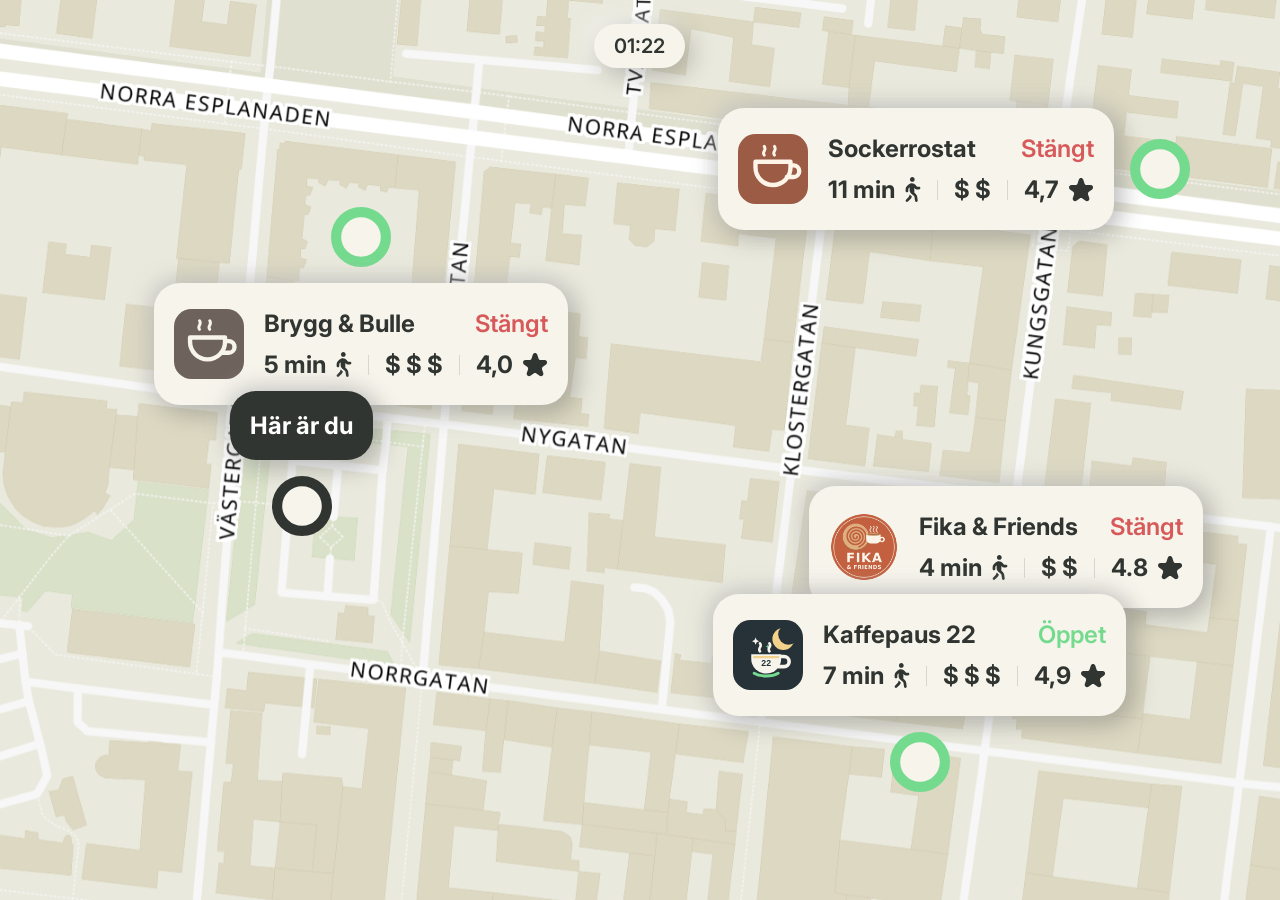
<file: index.html>
<!doctype html>
<html lang="en">
  <head>
    <script src="script/clock.js" defer></script>
    <script type="module" src="script/map-script.js"></script>
    <meta charset="UTF-8" />
    <meta name="viewport" content="width=device-width, initial-scale=1.0" />
    <link rel="stylesheet" href="main.css" />

    <link rel="preconnect" href="https://fonts.googleapis.com" />
    <link rel="preconnect" href="https://fonts.gstatic.com" crossorigin />
    <link
      href="https://fonts.googleapis.com/css2?family=Inter:ital,opsz,wght@0,14..32,100..900;1,14..32,100..900&display=swap"
      rel="stylesheet"
    />

    <title>Fikajakten</title>
  </head>
  <body class="flex-col gap-xxl height-screen" style="padding: 0; margin: 0">
    <div class="width-full space-top-xl grid-3 absolute">
      <div></div>
      <div class="flex-col" style="z-index: 100;">
        <div class="btn-chip btn-chip-sm">
          <p id="clock" class="text-strong"></p>
        </div>
      </div>
    </div>
    <div
      class="height-full width-full"
      style="
        background-image: url(src/map-temp.png);
        background-size: cover;
        position: relative;
      "
    >
      <span class="flex-col gap-l map-marker map-marker--first">
        <svg
          xmlns="http://www.w3.org/2000/svg"
          width="60"
          height="60"
          viewBox="0 0 47 47"
          fill="none"
        >
          <path
            d="M43 23.5C43 34.2696 34.2696 43 23.5 43C12.7304 43 4 34.2696 4 23.5C4 12.7304 12.7304 4 23.5 4C34.2696 4 43 12.7304 43 23.5Z"
            fill="#F6F4EB"
            stroke-width="8"
            stroke="#74DA8E"
          />
        </svg>
        <span data-store-id="espresso-house-kalmar" class="btn-map flex">
          <img class="map-btn-img" src="src/logos/brygg-bulle.svg" alt="" />

          <span>
            <span class="flex gap-xl space-between">
              <h5 class="map-btn-header small-header">Brygg & Bulle</h5>
              <p class="map-btn-text-open text-open text-strong">Öppet</p>
            </span>
            <span>
              <div class="flex gap-l text-nowrap text-strong">
                <span class="flex gap-m">
                  <h5 class="small-header map-btn-time">12 min</h5>
                  <svg
                    class="svg-gray"
                    xmlns="http://www.w3.org/2000/svg"
                    width="16"
                    height="25"
                    viewBox="0 0 13 22"
                    fill="none"
                  >
                    <path
                      d="M5.90741 4.27685C7.04828 4.27685 7.97501 3.31838 7.97501 2.13843C7.97501 0.958473 7.04828 0 5.90741 0C4.76654 0 3.83982 0.958473 3.83982 2.13843C3.83982 3.31838 4.76654 4.27685 5.90741 4.27685ZM2.71003 9.92458L3.54445 9.06158V11.7079C3.54445 12.7771 3.99489 13.7967 4.78131 14.4917L7.4175 16.8286C7.63533 17.0234 7.77932 17.2907 7.81994 17.5847L8.28515 20.9489C8.37745 21.6172 8.97558 22.0831 9.6217 21.9876C10.2678 21.8921 10.7183 21.2735 10.626 20.6053L10.1608 17.2411C10.0389 16.359 9.61062 15.557 8.95712 14.9766L7.68333 13.8463V9.44726L7.82363 9.62673C8.4956 10.4974 9.51463 11.0014 10.5927 11.0014H11.8185C12.472 11.0014 13 10.4554 13 9.77948C13 9.10358 12.472 8.55752 11.8185 8.55752H10.5927C10.2346 8.55752 9.89492 8.3895 9.6697 8.09929L9.00881 7.24392C8.15961 6.14415 6.87106 5.50263 5.50866 5.50263C4.3198 5.50263 3.17893 5.99141 2.34081 6.86205L1.03749 8.19475C0.372906 8.8821 0 9.81384 0 10.7876V12.2196C0 12.8955 0.527975 13.4415 1.18148 13.4415C1.83499 13.4415 2.36297 12.8955 2.36297 12.2196V10.7876C2.36297 10.463 2.4885 10.1537 2.71003 9.92458ZM3.16785 16.7752C3.11247 16.9738 3.00909 17.157 2.86879 17.3022L0.34706 19.9103C-0.114456 20.3876 -0.114456 21.1628 0.34706 21.6401C0.808577 22.1174 1.55808 22.1174 2.0196 21.6401L4.54132 19.032C4.96592 18.5928 5.27606 18.0468 5.4422 17.4473L5.52343 17.157L3.82505 15.6525C3.73275 15.5685 3.64044 15.4845 3.55183 15.3928L3.16785 16.7752Z"
                    />
                  </svg>
                </span>
                <div class="divider"></div>
                <span><h5 class="map-btn-cost small-header">$ $ $</h5></span>
                <div class="divider"></div>
                <span class="flex gap-m">
                  <h5 class="small-header map-btn-star">4,6</h5>
                  <svg
                    class="svg-gray"
                    xmlns="http://www.w3.org/2000/svg"
                    width="25"
                    height="24"
                    viewBox="0 0 21 20"
                    fill="none"
                  >
                    <path
                      d="M8.21214 1.38197C8.81085 -0.460655 11.4177 -0.460657 12.0164 1.38196L13.0329 4.51064C13.3007 5.33469 14.0686 5.89261 14.9351 5.89261H18.2247C20.1622 5.89261 20.9677 8.37184 19.4003 9.51064L16.7389 11.4443C16.0379 11.9536 15.7446 12.8563 16.0124 13.6803L17.0289 16.809C17.6276 18.6516 15.5187 20.1839 13.9512 19.0451L11.2898 17.1115C10.5889 16.6022 9.63966 16.6022 8.93869 17.1115L6.27728 19.0451C4.70985 20.1839 2.60089 18.6516 3.19959 16.809L4.21616 13.6803C4.48391 12.8563 4.19059 11.9536 3.48962 11.4443L0.828209 9.51064C-0.739219 8.37184 0.0663309 5.89261 2.00378 5.89261H5.29346C6.15991 5.89261 6.92783 5.33469 7.19558 4.51064L8.21214 1.38197Z"
                    />
                  </svg>
                </span>
              </div>
            </span>
          </span>
        </span>
      </span>
      <span class="flex-col gap-l map-marker map-marker--second">
        <span data-store-id="FikaAndFriends" class="btn-map flex">
          <img
            class="map-btn-img"
            src="src/logos/fika-and-friends.png"
            alt=""
          />

          <span>
            <span class="flex gap-xl space-between">
              <h5 class="map-btn-header small-header">Fika & Friends</h5>
              <p class="map-btn-text-open text-open text-strong">Öppet</p>
            </span>
            <span>
              <div class="flex gap-l text-nowrap text-strong">
                <span class="flex gap-m">
                  <h5 class="small-header map-btn-time">12 min</h5>
                  <svg
                    class="svg-gray"
                    xmlns="http://www.w3.org/2000/svg"
                    width="16"
                    height="25"
                    viewBox="0 0 13 22"
                    fill="none"
                  >
                    <path
                      d="M5.90741 4.27685C7.04828 4.27685 7.97501 3.31838 7.97501 2.13843C7.97501 0.958473 7.04828 0 5.90741 0C4.76654 0 3.83982 0.958473 3.83982 2.13843C3.83982 3.31838 4.76654 4.27685 5.90741 4.27685ZM2.71003 9.92458L3.54445 9.06158V11.7079C3.54445 12.7771 3.99489 13.7967 4.78131 14.4917L7.4175 16.8286C7.63533 17.0234 7.77932 17.2907 7.81994 17.5847L8.28515 20.9489C8.37745 21.6172 8.97558 22.0831 9.6217 21.9876C10.2678 21.8921 10.7183 21.2735 10.626 20.6053L10.1608 17.2411C10.0389 16.359 9.61062 15.557 8.95712 14.9766L7.68333 13.8463V9.44726L7.82363 9.62673C8.4956 10.4974 9.51463 11.0014 10.5927 11.0014H11.8185C12.472 11.0014 13 10.4554 13 9.77948C13 9.10358 12.472 8.55752 11.8185 8.55752H10.5927C10.2346 8.55752 9.89492 8.3895 9.6697 8.09929L9.00881 7.24392C8.15961 6.14415 6.87106 5.50263 5.50866 5.50263C4.3198 5.50263 3.17893 5.99141 2.34081 6.86205L1.03749 8.19475C0.372906 8.8821 0 9.81384 0 10.7876V12.2196C0 12.8955 0.527975 13.4415 1.18148 13.4415C1.83499 13.4415 2.36297 12.8955 2.36297 12.2196V10.7876C2.36297 10.463 2.4885 10.1537 2.71003 9.92458ZM3.16785 16.7752C3.11247 16.9738 3.00909 17.157 2.86879 17.3022L0.34706 19.9103C-0.114456 20.3876 -0.114456 21.1628 0.34706 21.6401C0.808577 22.1174 1.55808 22.1174 2.0196 21.6401L4.54132 19.032C4.96592 18.5928 5.27606 18.0468 5.4422 17.4473L5.52343 17.157L3.82505 15.6525C3.73275 15.5685 3.64044 15.4845 3.55183 15.3928L3.16785 16.7752Z"
                    />
                  </svg>
                </span>
                <div class="divider"></div>
                <span><h5 class="map-btn-cost small-header">$ $ $</h5></span>
                <div class="divider"></div>
                <span class="flex gap-m">
                  <h5 class="small-header map-btn-star">4,6</h5>
                  <svg
                    class="svg-gray"
                    xmlns="http://www.w3.org/2000/svg"
                    width="25"
                    height="24"
                    viewBox="0 0 21 20"
                    fill="none"
                  >
                    <path
                      d="M8.21214 1.38197C8.81085 -0.460655 11.4177 -0.460657 12.0164 1.38196L13.0329 4.51064C13.3007 5.33469 14.0686 5.89261 14.9351 5.89261H18.2247C20.1622 5.89261 20.9677 8.37184 19.4003 9.51064L16.7389 11.4443C16.0379 11.9536 15.7446 12.8563 16.0124 13.6803L17.0289 16.809C17.6276 18.6516 15.5187 20.1839 13.9512 19.0451L11.2898 17.1115C10.5889 16.6022 9.63966 16.6022 8.93869 17.1115L6.27728 19.0451C4.70985 20.1839 2.60089 18.6516 3.19959 16.809L4.21616 13.6803C4.48391 12.8563 4.19059 11.9536 3.48962 11.4443L0.828209 9.51064C-0.739219 8.37184 0.0663309 5.89261 2.00378 5.89261H5.29346C6.15991 5.89261 6.92783 5.33469 7.19558 4.51064L8.21214 1.38197Z"
                    />
                  </svg>
                </span>
              </div>
            </span>
          </span>
        </span>

        <svg
          xmlns="http://www.w3.org/2000/svg"
          width="60"
          height="60"
          viewBox="0 0 47 47"
          fill="none"
        >
          <path
            d="M43 23.5C43 34.2696 34.2696 43 23.5 43C12.7304 43 4 34.2696 4 23.5C4 12.7304 12.7304 4 23.5 4C34.2696 4 43 12.7304 43 23.5Z"
            fill="#F6F4EB"
            stroke-width="8"
            stroke="#74DA8E"
          />
        </svg>
      </span>
      <span class="flex gap-l map-marker map-marker--third">
        <span data-store-id="sockerrost-kalmar" class="btn-map flex">
          <img class="map-btn-img" src="src/logos/sockerrost.svg" alt="" />
          <span>
            <span class="flex gap-xl space-between">
              <h5 class="map-btn-header small-header">Sockerrostat</h5>
              <p class="map-btn-text-open text-open text-strong">Öppet</p>
            </span>
            <span class="flex gap-l text-nowrap text-strong">
              <span class="flex gap-m">
                <h5 class="small-header map-btn-time">6 min</h5>
                <svg
                  class="svg-gray"
                  xmlns="http://www.w3.org/2000/svg"
                  width="16"
                  height="25"
                  viewBox="0 0 13 22"
                  fill="none"
                >
                  <path
                    d="M5.90741 4.27685C7.04828 4.27685 7.97501 3.31838 7.97501 2.13843C7.97501 0.958473 7.04828 0 5.90741 0C4.76654 0 3.83982 0.958473 3.83982 2.13843C3.83982 3.31838 4.76654 4.27685 5.90741 4.27685ZM2.71003 9.92458L3.54445 9.06158V11.7079C3.54445 12.7771 3.99489 13.7967 4.78131 14.4917L7.4175 16.8286C7.63533 17.0234 7.77932 17.2907 7.81994 17.5847L8.28515 20.9489C8.37745 21.6172 8.97558 22.0831 9.6217 21.9876C10.2678 21.8921 10.7183 21.2735 10.626 20.6053L10.1608 17.2411C10.0389 16.359 9.61062 15.557 8.95712 14.9766L7.68333 13.8463V9.44726L7.82363 9.62673C8.4956 10.4974 9.51463 11.0014 10.5927 11.0014H11.8185C12.472 11.0014 13 10.4554 13 9.77948C13 9.10358 12.472 8.55752 11.8185 8.55752H10.5927C10.2346 8.55752 9.89492 8.3895 9.6697 8.09929L9.00881 7.24392C8.15961 6.14415 6.87106 5.50263 5.50866 5.50263C4.3198 5.50263 3.17893 5.99141 2.34081 6.86205L1.03749 8.19475C0.372906 8.8821 0 9.81384 0 10.7876V12.2196C0 12.8955 0.527975 13.4415 1.18148 13.4415C1.83499 13.4415 2.36297 12.8955 2.36297 12.2196V10.7876C2.36297 10.463 2.4885 10.1537 2.71003 9.92458ZM3.16785 16.7752C3.11247 16.9738 3.00909 17.157 2.86879 17.3022L0.34706 19.9103C-0.114456 20.3876 -0.114456 21.1628 0.34706 21.6401C0.808577 22.1174 1.55808 22.1174 2.0196 21.6401L4.54132 19.032C4.96592 18.5928 5.27606 18.0467 5.4422 17.4473L5.52343 17.157L3.82505 15.6525C3.73275 15.5685 3.64044 15.4845 3.55183 15.3928L3.16785 16.7752Z"
                  />
                </svg>
              </span>
              <div class="divider"></div>
              <span><h5 class="map-btn-cost small-header">$ $</h5></span>
              <div class="divider"></div>
              <span class="flex gap-m">
                <h5 class="small-header map-btn-star">4,7</h5>
                <svg
                  class="svg-gray"
                  xmlns="http://www.w3.org/2000/svg"
                  width="25"
                  height="24"
                  viewBox="0 0 21 20"
                  fill="none"
                >
                  <path
                    d="M8.21214 1.38197C8.81085 -0.460655 11.4177 -0.460657 12.0164 1.38196L13.0329 4.51064C13.3007 5.33469 14.0686 5.89261 14.9351 5.89261H18.2247C20.1622 5.89261 20.9677 8.37184 19.4003 9.51064L16.7389 11.4443C16.0379 11.9536 15.7446 12.8563 16.0124 13.6803L17.0289 16.809C17.6276 18.6516 15.5187 20.1839 13.9512 19.0451L11.2898 17.1115C10.5889 16.6022 9.63966 16.6022 8.93869 17.1115L6.27728 19.0451C4.70985 20.1839 2.60089 18.6516 3.19959 16.809L4.21616 13.6803C4.48391 12.8563 4.19059 11.9536 3.48962 11.4443L0.828209 9.51064C-0.739219 8.37184 0.0663309 5.89261 2.00378 5.89261H5.29346C6.15991 5.89261 6.92783 5.33469 7.19558 4.51064L8.21214 1.38197Z"
                  />
                </svg>
              </span>
            </span>
          </span>
        </span>
        <svg
          xmlns="http://www.w3.org/2000/svg"
          width="60"
          height="60"
          viewBox="0 0 47 47"
          fill="none"
        >
          <path
            d="M43 23.5C43 34.2696 34.2696 43 23.5 43C12.7304 43 4 34.2696 4 23.5C4 12.7304 12.7304 4 23.5 4C34.2696 4 43 12.7304 43 23.5Z"
            fill="#F6F4EB"
            stroke-width="8"
            stroke="#74DA8E"
          />
        </svg>
      </span>
      <span class="flex-col gap-l map-marker map-marker--fourth">
        <span data-store-id="kaffepaus-22" class="btn-map flex">
          <img class="map-btn-img" src="src/logos/kaffepaus-22.svg" alt="" />
          <span>
            <span class="flex gap-xl space-between">
              <h5 class="map-btn-header small-header">Kaffepaus 22</h5>
              <p class="map-btn-text-open text-open text-strong">Öppet</p>
            </span>
            <span class="flex gap-l text-nowrap text-strong">
              <span class="flex gap-m">
                <h5 class="small-header map-btn-time">8 min</h5>
                <svg
                  class="svg-gray"
                  xmlns="http://www.w3.org/2000/svg"
                  width="16"
                  height="25"
                  viewBox="0 0 13 22"
                  fill="none"
                >
                  <path
                    d="M5.90741 4.27685C7.04828 4.27685 7.97501 3.31838 7.97501 2.13843C7.97501 0.958473 7.04828 0 5.90741 0C4.76654 0 3.83982 0.958473 3.83982 2.13843C3.83982 3.31838 4.76654 4.27685 5.90741 4.27685ZM2.71003 9.92458L3.54445 9.06158V11.7079C3.54445 12.7771 3.99489 13.7967 4.78131 14.4917L7.4175 16.8286C7.63533 17.0234 7.77932 17.2907 7.81994 17.5847L8.28515 20.9489C8.37745 21.6172 8.97558 22.0831 9.6217 21.9876C10.2678 21.8921 10.7183 21.2735 10.626 20.6053L10.1608 17.2411C10.0389 16.359 9.61062 15.557 8.95712 14.9766L7.68333 13.8463V9.44726L7.82363 9.62673C8.4956 10.4974 9.51463 11.0014 10.5927 11.0014H11.8185C12.472 11.0014 13 10.4554 13 9.77948C13 9.10358 12.472 8.55752 11.8185 8.55752H10.5927C10.2346 8.55752 9.89492 8.3895 9.6697 8.09929L9.00881 7.24392C8.15961 6.14415 6.87106 5.50263 5.50866 5.50263C4.3198 5.50263 3.17893 5.99141 2.34081 6.86205L1.03749 8.19475C0.372906 8.8821 0 9.81384 0 10.7876V12.2196C0 12.8955 0.527975 13.4415 1.18148 13.4415C1.83499 13.4415 2.36297 12.8955 2.36297 12.2196V10.7876C2.36297 10.463 2.4885 10.1537 2.71003 9.92458ZM3.16785 16.7752C3.11247 16.9738 3.00909 17.157 2.86879 17.3022L0.34706 19.9103C-0.114456 20.3876 -0.114456 21.1628 0.34706 21.6401C0.808577 22.1174 1.55808 22.1174 2.0196 21.6401L4.54132 19.032C4.96592 18.5928 5.27606 18.0467 5.4422 17.4473L5.52343 17.157L3.82505 15.6525C3.73275 15.5685 3.64044 15.4845 3.55183 15.3928L3.16785 16.7752Z"
                  />
                </svg>
              </span>
              <div class="divider"></div>
              <span><h5 class="map-btn-cost small-header">$ $ $</h5></span>
              <div class="divider"></div>
              <span class="flex gap-m">
                <h5 class="small-header map-btn-star">4,9</h5>
                <svg
                  class="svg-gray"
                  xmlns="http://www.w3.org/2000/svg"
                  width="25"
                  height="24"
                  viewBox="0 0 21 20"
                  fill="none"
                >
                  <path
                    d="M8.21214 1.38197C8.81085 -0.460655 11.4177 -0.460657 12.0164 1.38196L13.0329 4.51064C13.3007 5.33469 14.0686 5.89261 14.9351 5.89261H18.2247C20.1622 5.89261 20.9677 8.37184 19.4003 9.51064L16.7389 11.4443C16.0379 11.9536 15.7446 12.8563 16.0124 13.6803L17.0289 16.809C17.6276 18.6516 15.5187 20.1839 13.9512 19.0451L11.2898 17.1115C10.5889 16.6022 9.63966 16.6022 8.93869 17.1115L6.27728 19.0451C4.70985 20.1839 2.60089 18.6516 3.19959 16.809L4.21616 13.6803C4.48391 12.8563 4.19059 11.9536 3.48962 11.4443L0.828209 9.51064C-0.739219 8.37184 0.0663309 5.89261 2.00378 5.89261H5.29346C6.15991 5.89261 6.92783 5.33469 7.19558 4.51064L8.21214 1.38197Z"
                  />
                </svg>
              </span>
            </span>
          </span>
        </span>
        <svg
          xmlns="http://www.w3.org/2000/svg"
          width="60"
          height="60"
          viewBox="0 0 47 47"
          fill="none"
        >
          <path
            d="M43 23.5C43 34.2696 34.2696 43 23.5 43C12.7304 43 4 34.2696 4 23.5C4 12.7304 12.7304 4 23.5 4C34.2696 4 43 12.7304 43 23.5Z"
            fill="#F6F4EB"
            stroke-width="8"
            stroke="#74DA8E"
          />
        </svg>
      </span>

      <span class="flex-col gap-l map-marker map-marker--current">
        <span class="map-position">
          <h5>Här är du</h5>
        </span>
        <svg
          xmlns="http://www.w3.org/2000/svg"
          width="60"
          height="60"
          viewBox="0 0 47 47"
          fill="none"
        >
          <path
            d="M43 23.5C43 34.2696 34.2696 43 23.5 43C12.7304 43 4 34.2696 4 23.5C4 12.7304 12.7304 4 23.5 4C34.2696 4 43 12.7304 43 23.5Z"
            fill="#F6F4EB"
            stroke-width="8"
            stroke="#313532"
          />
        </svg>
      </span>
    </div>
  </body>
</html>
</file>
<file: main.css>
:root {
  --bg-color: #f6f4eb;
  --primary-green: #74da8e;

  --shadow-dark: 6px 6px 25.9px -1px rgba(0, 0, 0, 0.28);
  --shadow-light: -4px -4px 23.5px 0 rgba(255, 255, 255, 0.76);
  --shadow-neumorphic: var(--shadow-dark), var(--shadow-light);
  font-family: "Inter", sans-serif;

  --map-shadow:
    -4px -4px 21.4px 0 hsl(0deg 0% 79.3269% / 0.76),
    6px 6px 25.9px 0 rgba(0, 0, 0, 0.28);

  --text-white: #fff;
  --text-white-mute: #f0f0f0;

  --header: #000000;
  --small-header: #313532;
  --txt-muted: #626a65;

  --divider: rgba(49, 53, 50, 0.15);
  --font-medium: 20px;
  --page-padding: 0px 50px;

  --gap-sm: 4px;
  --gap-m: 10px;
  --gap-l: 16px;
  --gap-xl: 24px;
  --gap-xxl: 90px;

  --text-strong: 600;

  --text-open: #74da8e;
  --text-closing: #b4cf3a;
  --text-closed: #d75959;
}

body {
  background-color: var(--bg-color);
  padding: var(--page-padding);
  height: 100vh;
}

a {
  text-decoration: none;
}

.top-bar {
  position: fixed;
}

/* --- card --- */
.card-item {
  background-color: var(--bg-color);
  box-shadow: var(--shadow-neumorphic);
  padding: 16px 20px;
  border-radius: 26px;
  width: 160px;
  height: 240px;
  display: grid;
  grid-template-rows: 2fr 1fr;
}

.card-item > div:last-child {
  min-width: 0;
}

.card-item .small-header {
  overflow: hidden;
  overflow-wrap: anywhere;
}

.card-info {
  background-color: var(--bg-color);
  box-shadow: var(--shadow-neumorphic);
  padding: 16px 20px;
  border-radius: 26px;
  width: 100%;
  height: 200px;
  grid-template-columns: minmax(0, 1fr) minmax(0, 3fr);
  grid-template-rows: minmax(0, 1fr);
  gap: 24px;
  border: 4px solid #74da8e;
  align-items: center;

  box-sizing: border-box;
  display: none;
}

.card-info-conatiner {
  position: fixed;
  bottom: 130px;
  z-index: 50;
  width: 100%;
  padding: 0 40px;
  box-sizing: border-box;
  justify-content: center;
}

.card-info-text {
  display: flex;
  align-items: center;
  justify-content: space-between;
  min-width: 0;
  align-self: center;
}

#item-info-description {
  max-width: 420px;
}

.card-info-img {
  display: grid;
  place-items: center;
  position: relative;
  width: 100%;
  min-width: 0;
  min-height: 0;
  height: 100%;
}

.card-info-img > img {
  position: absolute;
  inset: 0;
  width: 100%;
  height: 100%;
  object-fit: contain;
}

.card-info-img > img {
  z-index: 20;
}

.card-info-img > svg {
  position: absolute;
  inset: 0;
  width: 76%;
  height: auto;
  max-height: 100%;
  margin: auto;
  z-index: 1;
}

.card-item-active {
  background-color: var(--primary-green);
}
.card-item-active h5 {
  color: var(--text-white);
}
.card-item-active .txt-muted {
  color: var(--text-white-mute);
}

.card-img {
  display: grid;
  place-items: center;
}

.card-img > img {
  width: 100%;
  z-index: 20;
}

.card-img > img,
.card-img > svg {
  grid-area: 1 / 1;
  width: 90%;
}

.card-img > svg {
  height: auto;
  z-index: 1;
}

/* --- text --- */
p {
  font-family: Inter;
  font-size: 20px;
  font-style: normal;
  font-weight: 400;
  line-height: normal;
}

.text-open {
  color: var(--text-open);
  font-size: 24px;
}
.text-closing {
  color: var(--text-closing);
  font-size: 24px;
}
.text-closed {
  color: var(--text-closed);
  font-size: 24px;
}

.small-header {
  color: var(--small-header);
  font-weight: 700;
  font-size: 24px;
  margin: 6px 0px;
}

.txt-muted {
  color: var(--txt-muted);
  font-weight: 600;
  font-size: 20px;
  margin: 6px 0px;
}

.text-strong {
  font-weight: var(--text-strong);
}

h1 {
  color: var(--header);
  font-size: 40px;
  font-style: normal;
  font-weight: 700;
  line-height: normal;
  margin: var(--gap-sm) 0px;
}

h2 {
  color: var(--bread-text, #313532);
  font-size: 32px;
  font-style: normal;
  font-weight: 500;
  line-height: normal;
  margin: var(--gap-l) 0px;
}

/* --- buttons --- */
.btn-chip {
  display: flex;
  padding: 15px 30px;
  justify-content: center;
  align-items: center;
  gap: 10px;
  border-radius: 999px;
  background: var(--Base-color, #f6f4eb);
  box-shadow: var(--shadow-neumorphic);
  color: var(--small-header);
  font-size: var(--font-medium);
  font-style: normal;
  font-weight: 500;
  line-height: normal;
  font-family: inherit;
  border: 0;
  width: fit-content;
  cursor: pointer;
  text-wrap: nowrap;
}

.cafe-images-dialog {
  box-sizing: border-box;
  position: fixed;
  inset: 0;
  margin: auto;
  width: min(900px, calc(100vw - 48px));
  height: fit-content;
  max-height: calc(100vh - 48px);
  overflow: auto;
  border: 0;
}

.cafe-images-dialog:not([open]) {
  display: none;
}

.cafe-images-dialog[open] {
  display: block;
}

.cafe-images-dialog::backdrop {
  background: rgba(0, 0, 0, 0.55);
}

.qr-popup[hidden] {
  display: none;
}

.qr-popup {
  position: fixed;
  inset: 0;
  z-index: 100;
  display: grid;
  place-items: center;
  padding: 16px;
  box-sizing: border-box;
  background: rgba(246, 244, 235, 0.28);
  backdrop-filter: blur(10px);
}

.qr-popup-back {
  position: fixed;
  z-index: 101;
  top: 40px;
  left: 5vw;
}

.qr-popup-back[hidden] {
  display: none;
}

.qr-popup-back button {
  text-decoration: none;
}

.qr-popup-content {
  display: flex;
  flex-direction: column;
  align-items: center;
  text-align: center;
  outline: none;
}

.qrcode {
  display: grid;
  place-items: center;
  width: 450px;
  aspect-ratio: 1;
  margin-bottom: 12px;
  padding: 10px;
  box-sizing: border-box;
  border-radius: 13px;
  background: #fff;
  box-shadow: 0 8px 18px rgba(0, 0, 0, 0.18);
}

.qrcode img,
.qrcode canvas {
  display: block;
  width: 100%;
  height: 100%;
}

.btn-chip-l {
  display: flex;
  padding: 16px 70px;
  margin: 16px 0px;
  flex-direction: column;
  align-items: center;
  gap: 16px;
  background: 0;
  border: 0;
}
.btn-chip-l-active {
  display: flex;
  justify-content: center;
  align-items: center;
  border-radius: 999px;
  background: var(--primary-green);
  box-shadow: var(--shadow-neumorphic);
  color: var(--text-white);
  font-size: var(--font-medium);
  font-style: normal;
  font-weight: 500;
  line-height: normal;
  border: 0;
  width: fit-content;
}
.btn-chip-l-active svg {
  fill: var(--text-white);
}
.btn-chip-l p {
  font-size: 32px;
  margin: 0;
}

.btn-map {
  display: flex;
  padding: 20px;
  align-items: center;
  gap: 20px;
  width: fit-content;

  border-radius: 26px;
  background: var(--bg-color);

  box-shadow: var(--map-shadow);
}

.btn-map img {
  width: 70px;
  height: 70px;
  aspect-ratio: 1/1;
}

.btn-map p {
  margin: 0;
}
.btn-map h5 {
  padding: 0;
}

.map-position {
  display: flex;
  padding: 20px;
  align-items: center;
  gap: 20px;
  width: fit-content;

  border-radius: 26px;
  background: var(--small-header);

  box-shadow: var(--map-shadow);
}

.map-position h5 {
  font-size: 24px;
  color: var(--text-white);
  margin: 0;
}

.map-marker {
  position: absolute;
  z-index: 1;
}

.map-marker--first {
  top: 23%;
  left: 12%;
}

.map-marker--second {
  top: 54%;
  right: 6%;
}

.map-marker--third {
  top: 12%;
  right: 7%;
}

.map-marker--fourth {
  bottom: 12%;
  right: 12%;
}

.map-marker--current {
  bottom: 40.5%;
  left: 18%;
}

.btn-chip-sm {
  padding: 10px 20px;
}

.btn-chip-sm p {
  margin: 0;
}

.btn-chip-active {
  background-color: var(--primary-green);
  color: var(--text-white);
}
.btn-chip-active svg {
  fill: var(--text-white);
}

/* --- Layout --- */
.card-grid {
  display: grid;
  row-gap: 50px;
  column-gap: 40px;
  grid-template-columns: repeat(4, minmax(0, 1fr));
  height: 100%;
  margin-bottom: 450px;
}

#store-category-bar {
  padding: 20px 10px;
}

.scroll-overflow {
  overflow: scroll;
}

.grid-3 {
  display: grid;
  grid-template-columns: 1fr 1fr 1fr;
}

.width-full {
  width: 100%;
}
.width-fit {
  width: fit-content;
}

.gap-sm {
  gap: var(--gap-sm);
}
.gap-m {
  gap: var(--gap-m);
}
.gap-l {
  gap: var(--gap-l);
}
.gap-xl {
  gap: var(--gap-xl);
}
.gap-xxl {
  gap: var(--gap-xxl);
}

.space-top-xl {
  margin-top: var(--gap-xl);
}
.space-bottom-xl {
  margin-bottom: var(--gap-xl);
}

.height-full {
  height: 100%;
}
.height-screen {
  height: 100vh;
}

.absolute {
  position: absolute;
}

.padding-xl {
  padding: var(--gap-xl) calc(var(--gap-xl) * 4.6);
  box-sizing: border-box;
}

.absolute-bottom {
  position: fixed;
  bottom: 0;
  z-index: 50;
}

/* --- footer --- */
.footer-menu {
  box-shadow: 0 -4px 21px 0 rgba(0, 0, 0, 0.25);
  background-color: var(--bg-color);
}

/* flex */
.flex {
  display: flex;
  align-items: center;
}
.flex-col {
  display: flex;
  flex-direction: column;
  align-items: center;
}

.align-end {
  align-items: end;
}
.justify-right {
  justify-content: right;
}

.text-nowrap {
  text-wrap: nowrap;
}

.space-between {
  justify-content: space-between;
}
.space-around {
  justify-content: space-around;
}

/* --- svg colors --- */
.svg-gray {
  fill: var(--small-header);
}

.eclipse-open {
  fill: #74da8e;
}

/* --- divider --- */
.divider {
  width: 1px;
  height: 20px;
  background: var(--divider);
}
.divider-l {
  width: 1.5px;
  height: 46px;
  background: var(--divider);
}
</file>
